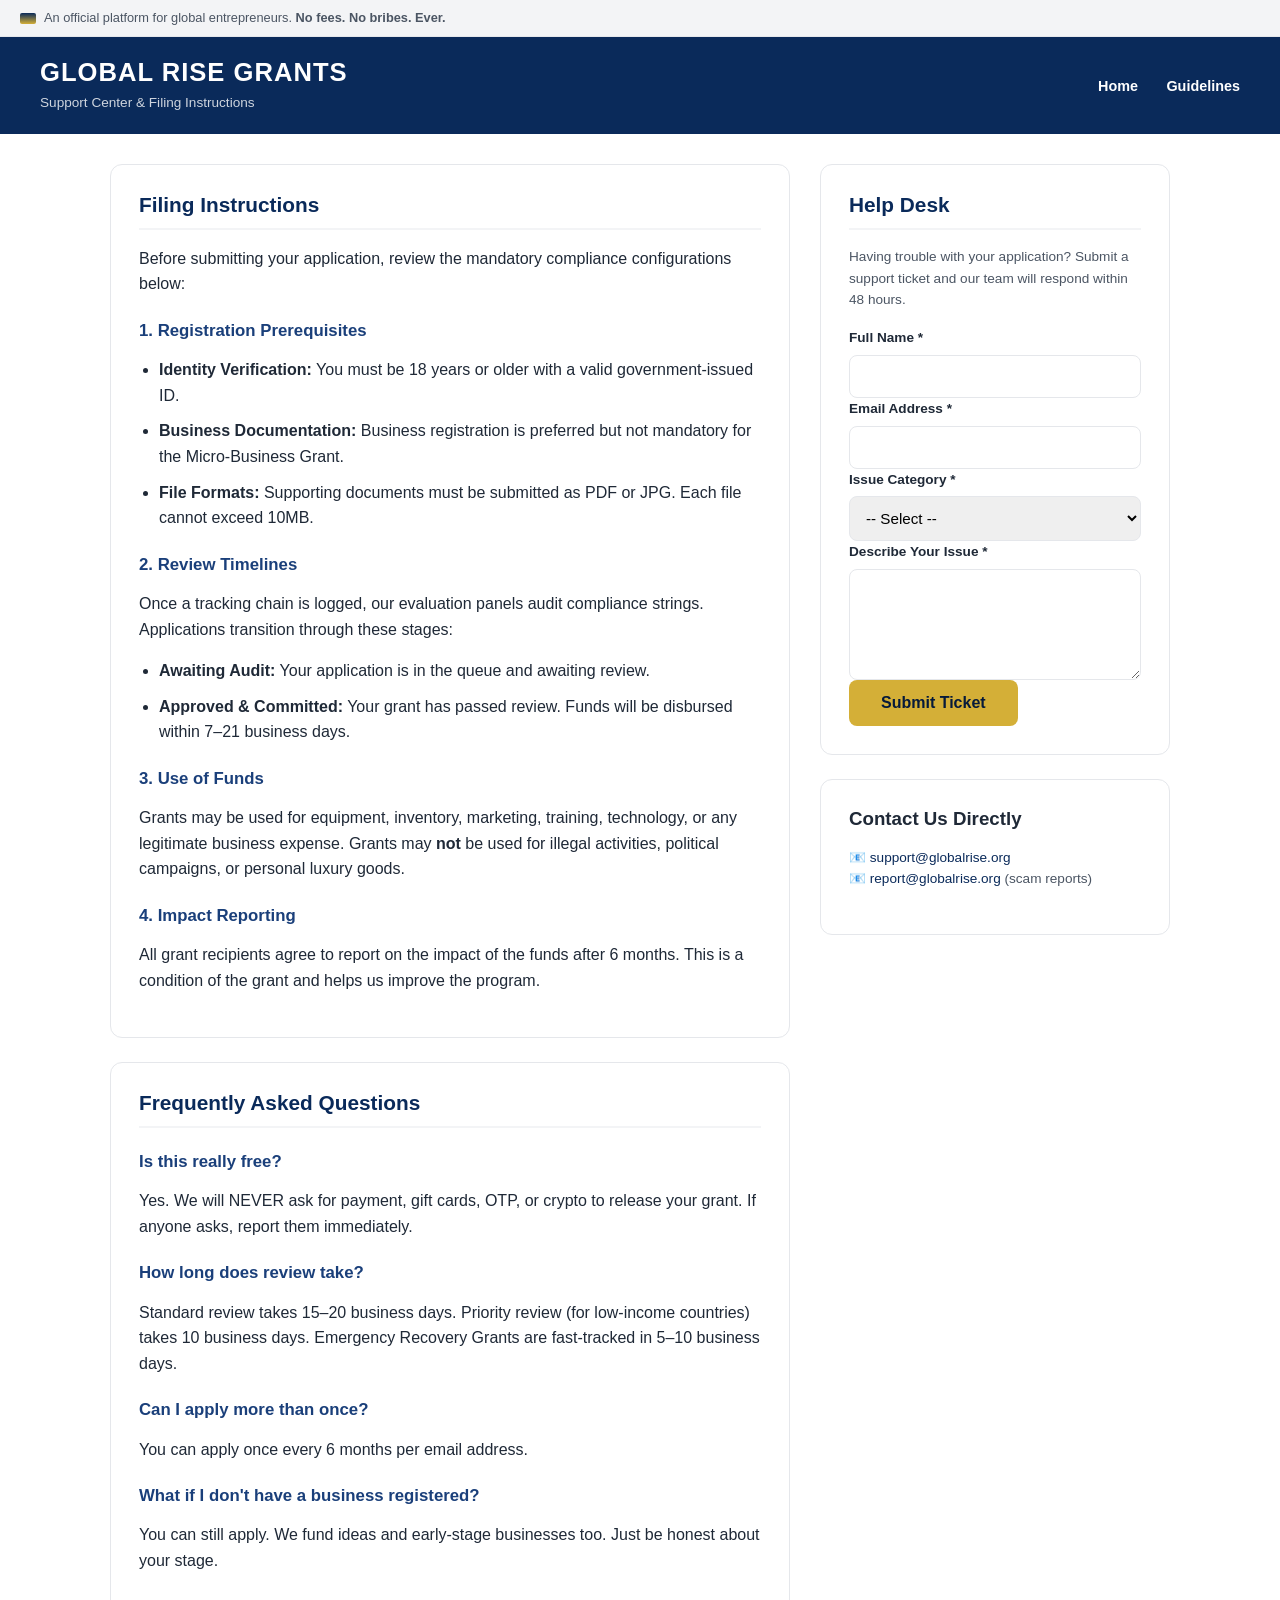
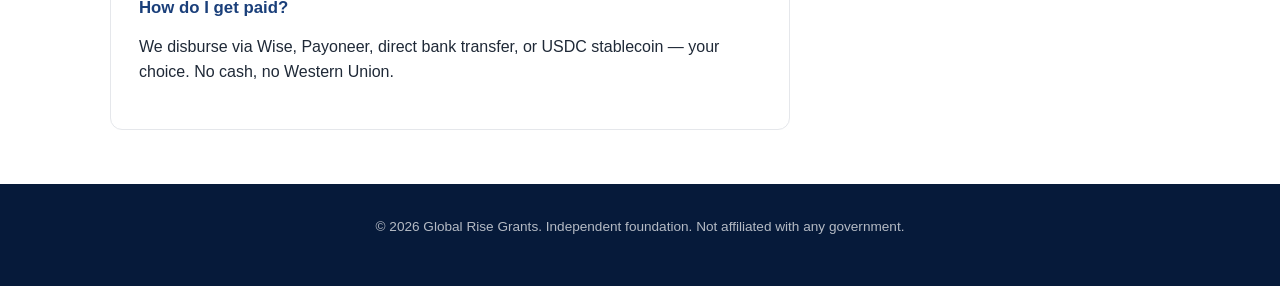
<file: guidelines.html>
<!DOCTYPE html>
<html lang="en">
<head>
  <meta charset="UTF-8">
  <meta name="viewport" content="width=device-width, initial-scale=1.0">
  <title>Guidelines &amp; Help Desk | Global Rise Grants</title>
  <link rel="stylesheet" href="css/style.css">
</head>
<body>

  <!-- TOP BANNER -->
  <div class="top-banner">
    <span class="flag"></span>
    <span>An official platform for global entrepreneurs. <strong>No fees. No bribes. Ever.</strong></span>
  </div>

  <!-- HEADER -->
  <header>
    <div class="header-inner">
      <div>
        <h1>GLOBAL RISE GRANTS</h1>
        <p>Support Center &amp; Filing Instructions</p>
      </div>
      <nav>
        <a href="index.html">Home</a>
        <a href="guidelines.html">Guidelines</a>
      </nav>
    </div>
  </header>

  <!-- MAIN CONTENT -->
  <main class="guidelines-layout">

    <!-- LEFT: POLICIES & COMPLIANCE -->
    <section class="guidelines-main">
      <div class="card">
        <h2>Filing Instructions</h2>
        <p>Before submitting your application, review the mandatory compliance configurations below:</p>

        <h3>1. Registration Prerequisites</h3>
        <ul>
          <li><strong>Identity Verification:</strong> You must be 18 years or older with a valid government-issued ID.</li>
          <li><strong>Business Documentation:</strong> Business registration is preferred but not mandatory for the Micro-Business Grant.</li>
          <li><strong>File Formats:</strong> Supporting documents must be submitted as PDF or JPG. Each file cannot exceed 10MB.</li>
        </ul>

        <h3>2. Review Timelines</h3>
        <p>Once a tracking chain is logged, our evaluation panels audit compliance strings. Applications transition through these stages:</p>
        <ul>
          <li><strong>Awaiting Audit:</strong> Your application is in the queue and awaiting review.</li>
          <li><strong>Approved &amp; Committed:</strong> Your grant has passed review. Funds will be disbursed within 7–21 business days.</li>
        </ul>

        <h3>3. Use of Funds</h3>
        <p>Grants may be used for equipment, inventory, marketing, training, technology, or any legitimate business expense. Grants may <strong>not</strong> be used for illegal activities, political campaigns, or personal luxury goods.</p>

        <h3>4. Impact Reporting</h3>
        <p>All grant recipients agree to report on the impact of the funds after 6 months. This is a condition of the grant and helps us improve the program.</p>
      </div>

      <div class="card">
        <h2>Frequently Asked Questions</h2>

        <h3>Is this really free?</h3>
        <p>Yes. We will NEVER ask for payment, gift cards, OTP, or crypto to release your grant. If anyone asks, report them immediately.</p>

        <h3>How long does review take?</h3>
        <p>Standard review takes 15–20 business days. Priority review (for low-income countries) takes 10 business days. Emergency Recovery Grants are fast-tracked in 5–10 business days.</p>

        <h3>Can I apply more than once?</h3>
        <p>You can apply once every 6 months per email address.</p>

        <h3>What if I don't have a business registered?</h3>
        <p>You can still apply. We fund ideas and early-stage businesses too. Just be honest about your stage.</p>

        <h3>How do I get paid?</h3>
        <p>We disburse via Wise, Payoneer, direct bank transfer, or USDC stablecoin — your choice. No cash, no Western Union.</p>
      </div>
    </section>

    <!-- RIGHT: HELP DESK -->
    <aside class="guidelines-sidebar">
      <div class="card">
        <h2>Help Desk</h2>
        <p class="small">Having trouble with your application? Submit a support ticket and our team will respond within 48 hours.</p>

        <form id="helpDeskForm">
          <div class="form-group">
            <label for="techName">Full Name *</label>
            <input type="text" id="techName" required>
          </div>

          <div class="form-group">
            <label for="techEmail">Email Address *</label>
            <input type="email" id="techEmail" required>
          </div>

          <div class="form-group">
            <label for="issueType">Issue Category *</label>
            <select id="issueType" required>
              <option value="">-- Select --</option>
              <option value="submission">Application Submission Error</option>
              <option value="tracking">Tracking ID Not Working</option>
              <option value="documents">Document Upload Problem</option>
              <option value="payment">Payment / Disbursement Question</option>
              <option value="other">Other</option>
            </select>
          </div>

          <div class="form-group">
            <label for="techMsg">Describe Your Issue *</label>
            <textarea id="techMsg" rows="5" required></textarea>
          </div>

          <button type="submit" class="btn-primary">Submit Ticket</button>
        </form>

        <div id="ticketStatus" class="form-status"></div>
      </div>

      <div class="card">
        <h3>Contact Us Directly</h3>
        <p class="small">
          📧 <a href="mailto:support@globalrise.org">support@globalrise.org</a><br>
          📧 <a href="mailto:report@globalrise.org">report@globalrise.org</a> (scam reports)
        </p>
      </div>
    </aside>

  </main>

  <!-- FOOTER -->
  <footer>
    <p>© 2026 Global Rise Grants. Independent foundation. Not affiliated with any government.</p>
  </footer>

  <script src="js/config.js"></script>
  <script>
    document.getElementById('helpDeskForm').addEventListener('submit', async (e) => {
      e.preventDefault();
      const status = document.getElementById('ticketStatus');

      const ticket = {
        name: document.getElementById('techName').value.trim(),
        email: document.getElementById('techEmail').value.trim(),
        category: document.getElementById('issueType').value,
        message: document.getElementById('techMsg').value.trim(),
        created_at: new Date().toISOString()
      };

      if (!db) {
        status.className = 'form-status error';
        status.innerText = '⚠️ Database not connected.';
        return;
      }

      try {
        status.className = 'form-status';
        status.innerText = '⏳ Submitting ticket...';

        const { error } = await db.from('support_tickets').insert([ticket]);
        if (error) throw error;

        status.className = 'form-status success';
        status.innerText = '✅ Ticket submitted! We will respond within 48 hours.';
        document.getElementById('helpDeskForm').reset();
      } catch (err) {
        console.error(err);
        status.className = 'form-status error';
        status.innerText = `❌ Failed: ${err.message}`;
      }
    });
  </script>

</body>
</html>
</file>
<file: css/style.css>
/* ============================================
   GLOBAL RISE GRANTS — MAIN STYLESHEET
   ============================================ */

/* --- RESET & BASE --- */
* {
  box-sizing: border-box;
}

:root {
  --royal: #0A2A5A;
  --royal-light: #1a3f7a;
  --royal-dark: #061a3a;
  --gold: #D4AF37;
  --gold-light: #e6c65c;
  --gray-50: #f9fafb;
  --gray-100: #f3f4f6;
  --gray-200: #e5e7eb;
  --gray-600: #4b5563;
  --gray-800: #1f2937;
  --white: #ffffff;
  --success: #146841;
  --success-bg: #e1f3e9;
}

body {
  font-family: 'Inter', -apple-system, BlinkMacSystemFont, 'Segoe UI', Roboto, sans-serif;
  margin: 0;
  padding: 0;
  color: var(--gray-800);
  background: var(--white);
  line-height: 1.6;
}

h1, h2, h3 {
  font-weight: 700;
  line-height: 1.2;
  margin: 0 0 16px 0;
}

p { margin: 0 0 16px 0; }

a { color: var(--royal); text-decoration: none; }
a:hover { color: var(--gold); }

/* --- TOP BANNER --- */
.top-banner {
  background: var(--gray-100);
  font-size: 0.8rem;
  padding: 8px 20px;
  border-bottom: 1px solid var(--gray-200);
  display: flex;
  align-items: center;
  gap: 8px;
  color: var(--gray-600);
}

.flag {
  width: 16px;
  height: 11px;
  background: linear-gradient(to bottom, #0A2A5A 0%, #D4AF37 100%);
  display: inline-block;
  border-radius: 2px;
}

/* --- HEADER --- */
header {
  background: var(--royal);
  color: var(--white);
  padding: 20px 40px;
}

.header-inner {
  max-width: 1200px;
  margin: 0 auto;
  display: flex;
  justify-content: space-between;
  align-items: center;
  flex-wrap: wrap;
  gap: 16px;
}

header h1 {
  font-size: 1.6rem;
  margin: 0;
  letter-spacing: 1px;
}

header p {
  margin: 4px 0 0 0;
  font-size: 0.85rem;
  color: rgba(255, 255, 255, 0.8);
}

header nav a {
  color: var(--white);
  margin-left: 24px;
  font-weight: 600;
  font-size: 0.9rem;
  transition: color 0.2s;
}

header nav a:hover {
  color: var(--gold);
}

/* --- HERO --- */
.hero {
  background: linear-gradient(135deg, var(--royal) 0%, var(--royal-dark) 100%);
  color: var(--white);
  padding: 80px 40px;
  text-align: center;
}

.hero h2 {
  font-size: 2.8rem;
  max-width: 900px;
  margin: 0 auto 16px;
}

.hero-sub {
  font-size: 1.6rem;
  color: var(--gold);
  font-weight: 700;
  margin-bottom: 24px;
}

.hero-desc {
  font-size: 1.1rem;
  color: rgba(255, 255, 255, 0.9);
  max-width: 700px;
  margin: 0 auto 32px;
}

.hero-buttons {
  display: flex;
  gap: 16px;
  justify-content: center;
  flex-wrap: wrap;
}

/* --- BUTTONS --- */
.btn-primary, .btn-secondary {
  display: inline-block;
  padding: 14px 32px;
  border-radius: 8px;
  font-weight: 700;
  font-size: 1rem;
  cursor: pointer;
  border: none;
  transition: all 0.2s;
  text-align: center;
}

.btn-primary {
  background: var(--gold);
  color: var(--royal-dark);
}

.btn-primary:hover {
  background: var(--gold-light);
  color: var(--royal-dark);
  transform: translateY(-2px);
}

.btn-secondary {
  background: transparent;
  color: var(--white);
  border: 2px solid var(--white);
}

.btn-secondary:hover {
  background: rgba(255, 255, 255, 0.1);
  color: var(--white);
}

/* --- COUNTER --- */
.counter {
  background: var(--royal);
  color: var(--white);
  padding: 40px 20px;
  display: grid;
  grid-template-columns: repeat(3, 1fr);
  gap: 20px;
  text-align: center;
}

.counter-num {
  font-size: 2.5rem;
  font-weight: 800;
  color: var(--gold);
}

.counter-label {
  font-size: 0.9rem;
  color: rgba(255, 255, 255, 0.8);
  margin-top: 4px;
}

/* --- TRUST BAR --- */
.trust-bar {
  background: var(--gray-50);
  border-top: 1px solid var(--gray-200);
  border-bottom: 1px solid var(--gray-200);
  padding: 20px;
  text-align: center;
  font-size: 0.85rem;
  color: var(--gray-600);
  display: flex;
  flex-wrap: wrap;
  justify-content: center;
  gap: 12px;
}

.gold-text {
  color: var(--gold);
  font-weight: 700;
}

/* --- PROGRAMS --- */
.programs {
  padding: 80px 40px;
  max-width: 1200px;
  margin: 0 auto;
}

.programs h2 {
  text-align: center;
  font-size: 2.2rem;
  color: var(--royal);
}

.section-sub {
  text-align: center;
  color: var(--gray-600);
  max-width: 600px;
  margin: 0 auto 48px;
}

.program-grid {
  display: grid;
  grid-template-columns: repeat(auto-fit, minmax(300px, 1fr));
  gap: 24px;
}

.program-card {
  background: var(--white);
  border: 1px solid var(--gray-200);
  border-radius: 12px;
  padding: 24px;
  transition: all 0.2s;
}

.program-card:hover {
  border-color: var(--gold);
  box-shadow: 0 8px 24px rgba(10, 42, 90, 0.08);
  transform: translateY(-4px);
}

.program-card h3 {
  color: var(--royal);
  font-size: 1.1rem;
  margin-bottom: 8px;
}

.amount {
  color: var(--gold);
  font-size: 1.4rem;
  font-weight: 800;
  margin-bottom: 12px;
}

.program-card p {
  color: var(--gray-600);
  font-size: 0.9rem;
  margin: 0;
}

/* --- APPLICATION FORM --- */
.apply {
  background: var(--gray-50);
  padding: 80px 40px;
}

.apply h2 {
  text-align: center;
  font-size: 2.2rem;
  color: var(--royal);
}

#applicationForm {
  max-width: 800px;
  margin: 0 auto;
  background: var(--white);
  padding: 40px;
  border-radius: 12px;
  border: 1px solid var(--gray-200);
}

.form-row {
  display: grid;
  grid-template-columns: 1fr 1fr;
  gap: 20px;
  margin-bottom: 20px;
}

.form-group {
  display: flex;
  flex-direction: column;
}

.form-group.full-width {
  margin-bottom: 20px;
}

.form-group label {
  font-weight: 600;
  font-size: 0.85rem;
  color: var(--gray-800);
  margin-bottom: 6px;
}

.form-group input,
.form-group select,
.form-group textarea {
  padding: 12px;
  border: 1px solid var(--gray-200);
  border-radius: 8px;
  font-size: 0.95rem;
  font-family: inherit;
  transition: border-color 0.2s;
}

.form-group input:focus,
.form-group select:focus,
.form-group textarea:focus {
  outline: none;
  border-color: var(--royal);
  box-shadow: 0 0 0 3px rgba(10, 42, 90, 0.1);
}

.checkbox-group label {
  display: flex;
  align-items: flex-start;
  gap: 8px;
  font-weight: 400;
  font-size: 0.9rem;
}

.checkbox-group input[type="checkbox"] {
  margin-top: 4px;
}

#applicationForm .btn-primary {
  width: 100%;
  margin-top: 16px;
}

.form-status {
  max-width: 800px;
  margin: 20px auto 0;
  padding: 16px;
  border-radius: 8px;
  text-align: center;
  font-weight: 600;
  display: none;
}

.form-status.success {
  background: var(--success-bg);
  color: var(--success);
  display: block;
}

.form-status.error {
  background: #fee;
  color: #c00;
  display: block;
}

/* --- TRACK APPLICATION --- */
.track {
  padding: 80px 40px;
  max-width: 800px;
  margin: 0 auto;
  text-align: center;
}

.track h2 {
  color: var(--royal);
  font-size: 2rem;
}

.track-box {
  display: flex;
  gap: 12px;
  max-width: 500px;
  margin: 0 auto;
  flex-wrap: wrap;
  justify-content: center;
}

.track-box input {
  flex: 1;
  min-width: 250px;
  padding: 14px;
  border: 1px solid var(--gray-200);
  border-radius: 8px;
  font-size: 1rem;
}

/* --- GUIDELINES PAGE --- */
.guidelines-layout {
  max-width: 1100px;
  margin: 30px auto;
  padding: 0 20px;
  display: grid;
  grid-template-columns: 1fr 350px;
  gap: 30px;
}

.guidelines-main .card,
.guidelines-sidebar .card {
  background: var(--white);
  border: 1px solid var(--gray-200);
  border-radius: 12px;
  padding: 28px;
  margin-bottom: 24px;
}

.guidelines-main h2,
.guidelines-sidebar h2 {
  color: var(--royal);
  border-bottom: 2px solid var(--gray-100);
  padding-bottom: 10px;
  font-size: 1.3rem;
}

.guidelines-main h3 {
  color: var(--royal-light);
  font-size: 1.05rem;
  margin-top: 24px;
}

.guidelines-main ul {
  padding-left: 20px;
}

.guidelines-main li {
  margin-bottom: 10px;
}

.guidelines-sidebar .small {
  font-size: 0.85rem;
  color: var(--gray-600);
}

/* --- FOOTER --- */
footer {
  background: var(--royal-dark);
  color: rgba(255, 255, 255, 0.7);
  text-align: center;
  padding: 32px 20px;
  font-size: 0.85rem;
}

/* --- RESPONSIVE --- */
@media (max-width: 768px) {
  header { padding: 16px 20px; }
  header h1 { font-size: 1.3rem; }
  header nav a { margin-left: 12px; font-size: 0.85rem; }

  .hero { padding: 60px 20px; }
  .hero h2 { font-size: 1.8rem; }
  .hero-sub { font-size: 1.2rem; }

  .counter { grid-template-columns: 1fr; gap: 24px; }

  .programs, .apply, .track { padding: 60px 20px; }

  .form-row { grid-template-columns: 1fr; gap: 16px; }

  #applicationForm { padding: 24px; }

  .guidelines-layout { grid-template-columns: 1fr; }
}
</file>
